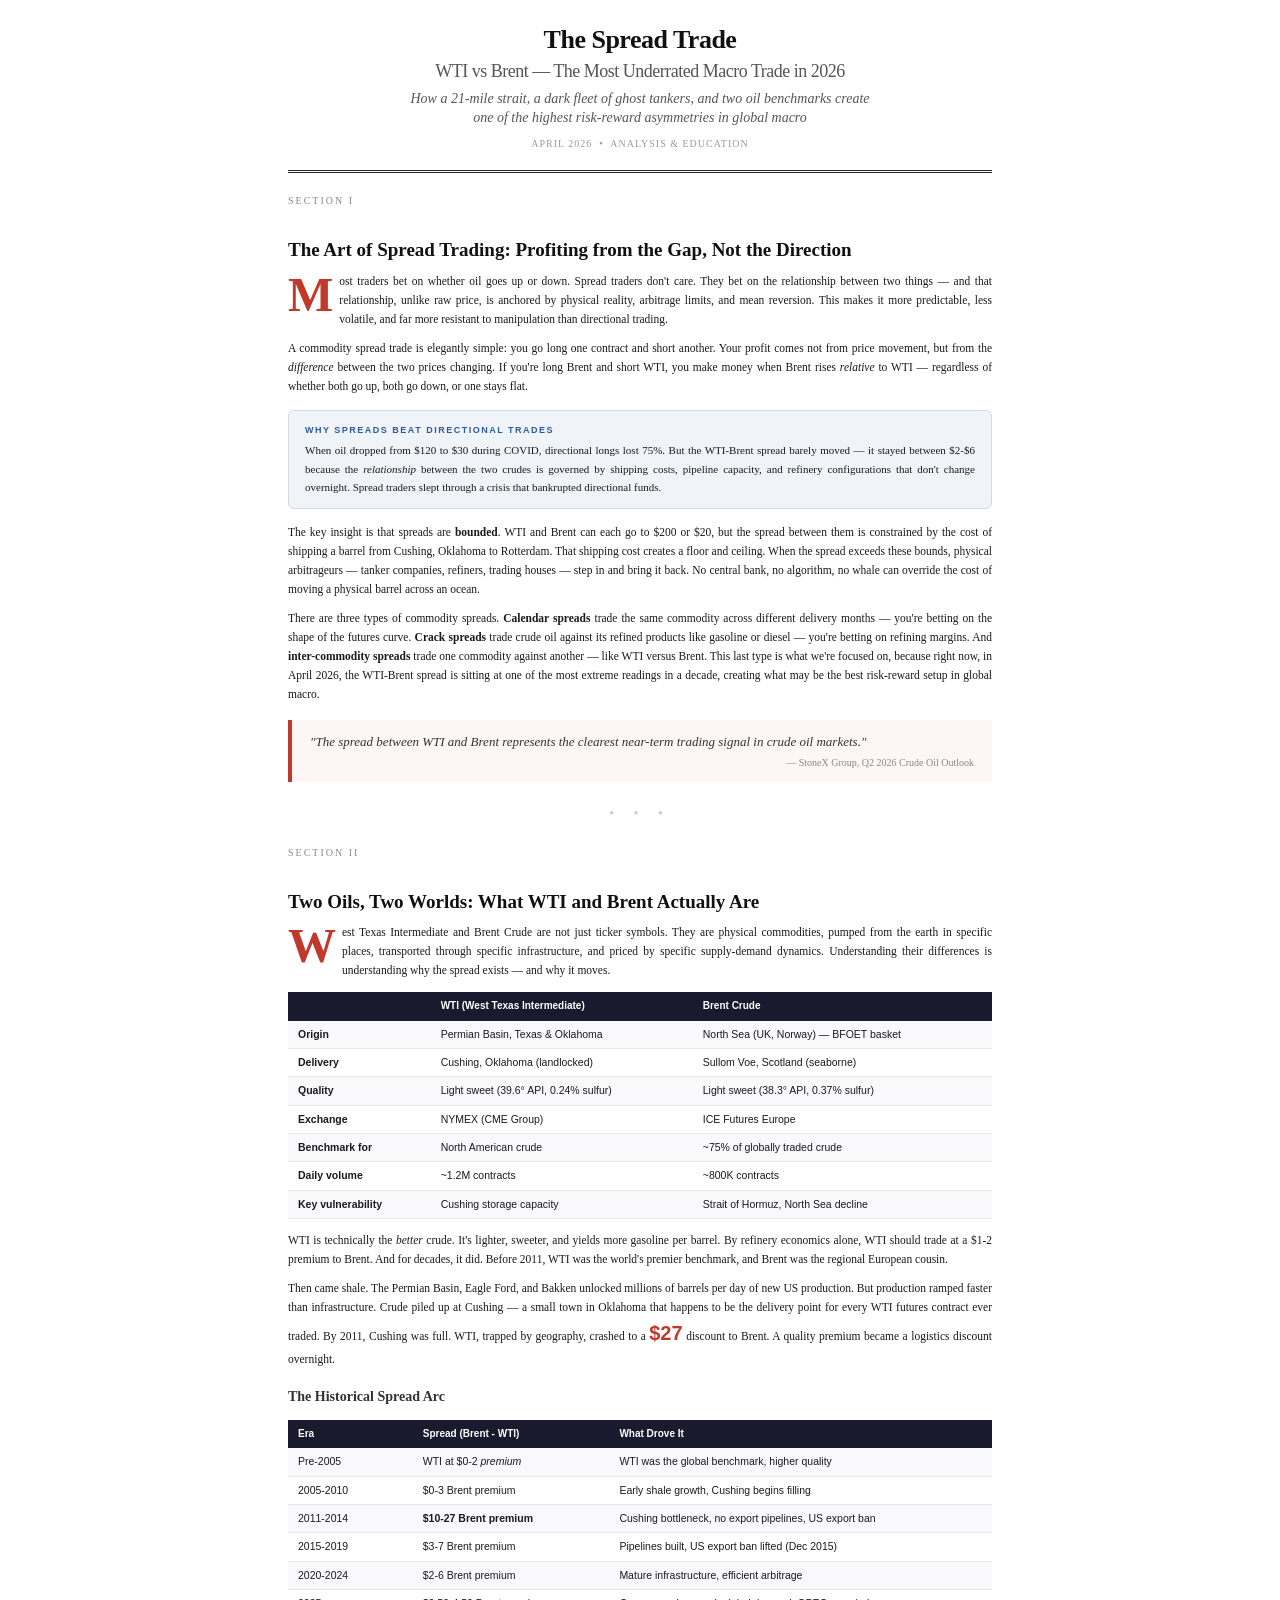
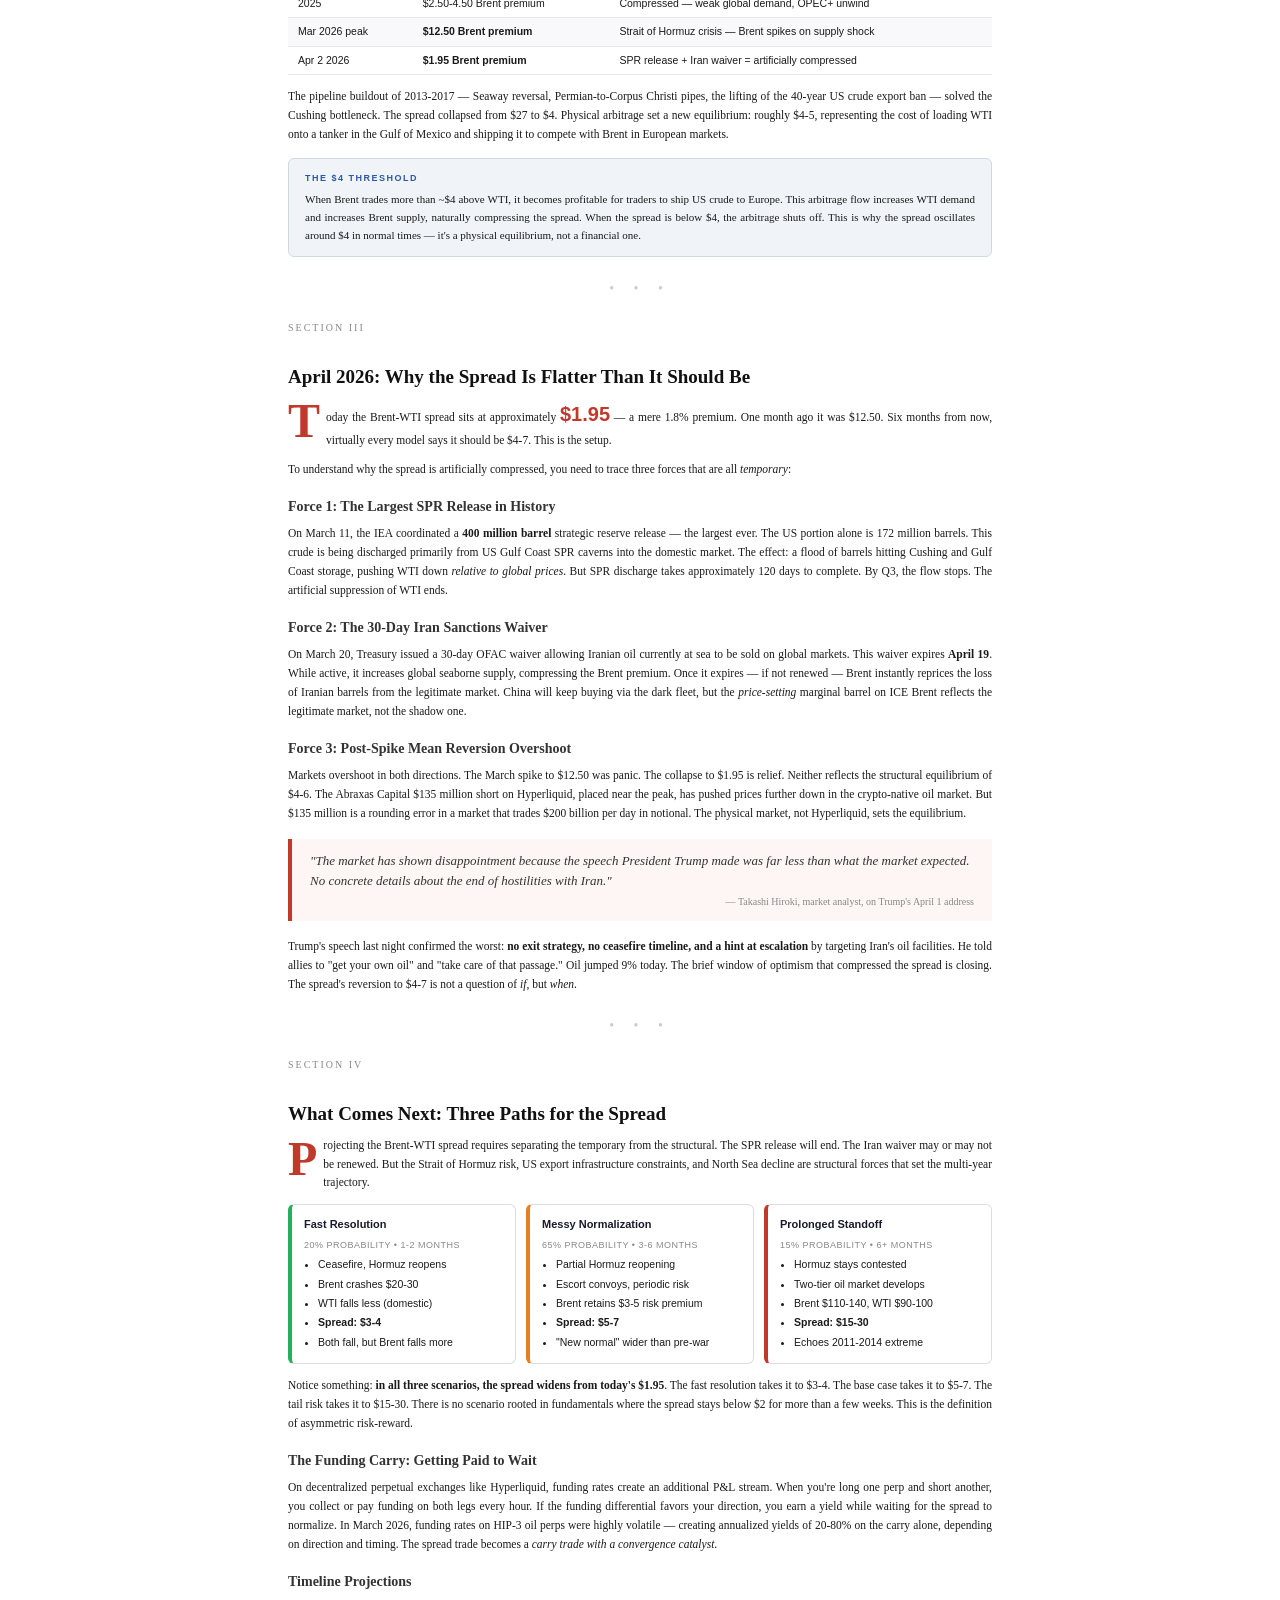
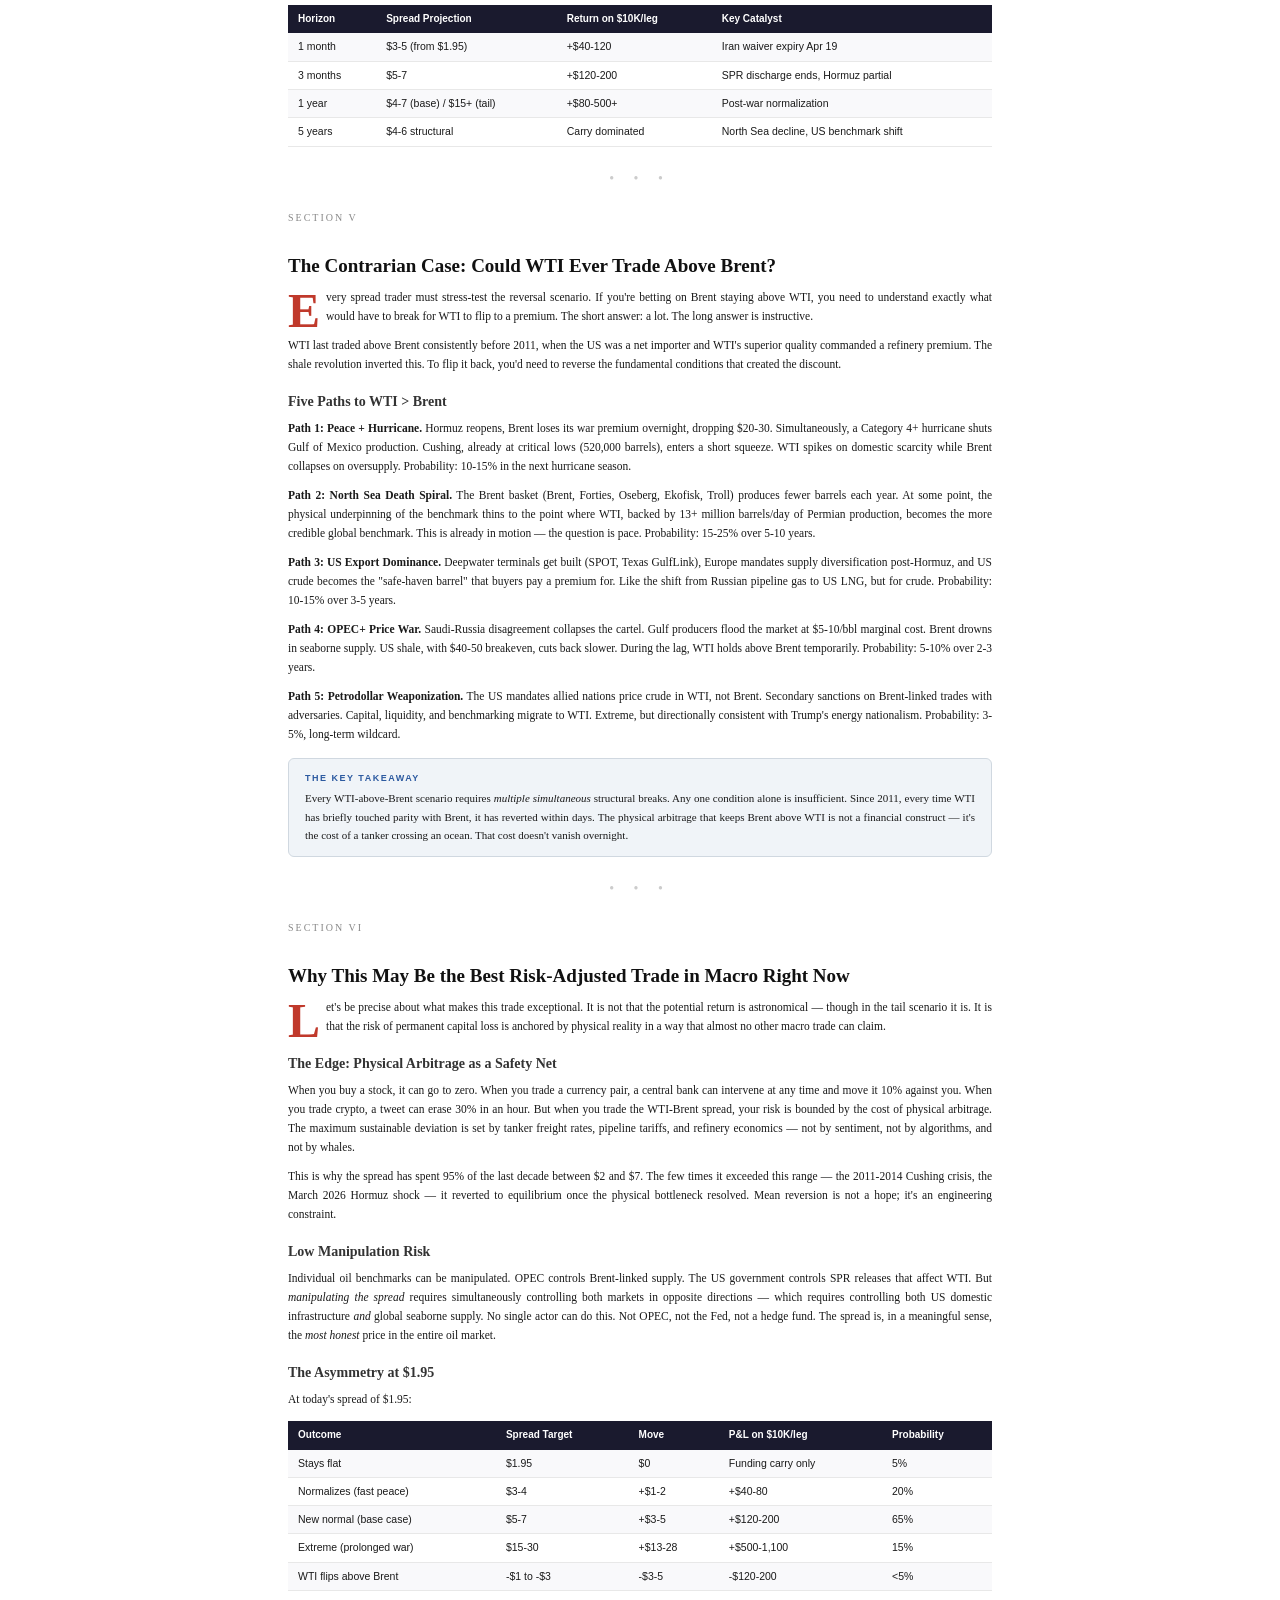
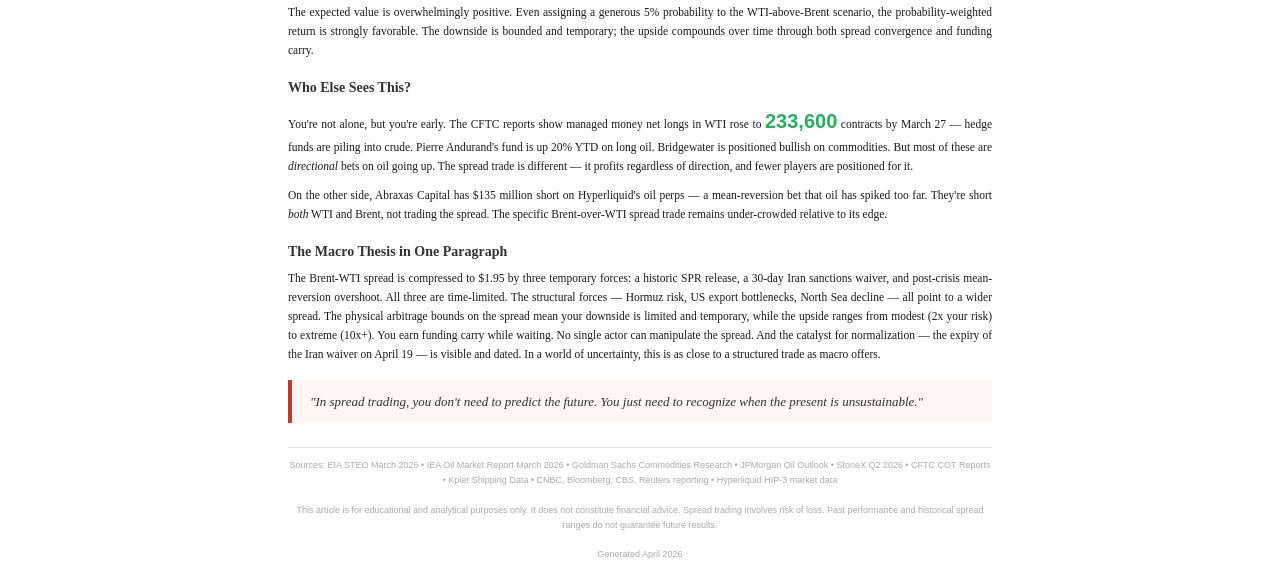
<file: reports/wti_brent_spread_article.html>
<!DOCTYPE html>
<html lang="en">
<head>
<meta charset="UTF-8" />
<title>The Spread Trade: WTI vs Brent — The Most Underrated Macro Trade in 2026</title>
<style>
  @page { margin: 18mm 15mm; size: A4; }
  * { margin: 0; padding: 0; box-sizing: border-box; }
  body {
    font-family: 'Georgia', 'Times New Roman', serif;
    color: #1a1a1a;
    background: #fff;
    font-size: 11.5px;
    line-height: 1.65;
  }
  .page { max-width: 720px; margin: 0 auto; padding: 0 8px; }

  /* Header */
  .article-header {
    text-align: center;
    padding: 24px 0 18px;
    border-bottom: 3px double #222;
    margin-bottom: 20px;
  }
  .article-header h1 {
    font-size: 26px;
    line-height: 1.2;
    color: #111;
    margin-bottom: 6px;
    font-weight: 800;
    letter-spacing: -0.5px;
  }
  .article-header .deck {
    font-size: 14px;
    color: #555;
    font-style: italic;
    max-width: 560px;
    margin: 0 auto;
    line-height: 1.4;
  }
  .article-header .byline {
    font-size: 10px;
    color: #999;
    margin-top: 8px;
    text-transform: uppercase;
    letter-spacing: 1px;
  }

  /* Sections */
  .section-num {
    font-size: 10px;
    text-transform: uppercase;
    letter-spacing: 2px;
    color: #888;
    margin-bottom: 2px;
    display: block;
  }
  h2 {
    font-size: 19px;
    color: #111;
    margin: 28px 0 10px;
    font-weight: 800;
    line-height: 1.25;
  }
  h3 {
    font-size: 14px;
    color: #333;
    margin: 16px 0 6px;
    font-weight: 700;
  }
  p { margin-bottom: 10px; text-align: justify; }

  /* Pull quotes */
  .pull-quote {
    border-left: 4px solid #c0392b;
    padding: 12px 18px;
    margin: 16px 0;
    background: #fdf6f4;
    font-size: 13px;
    font-style: italic;
    color: #333;
    line-height: 1.5;
  }
  .pull-quote .attribution {
    font-size: 10px;
    color: #888;
    font-style: normal;
    margin-top: 4px;
    text-align: right;
  }

  /* Key insight boxes */
  .insight {
    background: #f0f4f8;
    border: 1px solid #d0d8e0;
    border-radius: 6px;
    padding: 12px 16px;
    margin: 14px 0;
  }
  .insight-label {
    font-size: 9px;
    text-transform: uppercase;
    letter-spacing: 1.5px;
    color: #2c5aa0;
    font-weight: 700;
    font-family: 'Segoe UI', Arial, sans-serif;
    margin-bottom: 4px;
  }
  .insight p { margin-bottom: 0; font-size: 11px; }

  /* Tables */
  table {
    width: 100%;
    border-collapse: collapse;
    margin: 12px 0;
    font-size: 10.5px;
    font-family: 'Segoe UI', Arial, sans-serif;
  }
  th {
    background: #1a1a2e;
    color: #fff;
    padding: 6px 10px;
    text-align: left;
    font-weight: 600;
    font-size: 10px;
  }
  td {
    padding: 5px 10px;
    border-bottom: 1px solid #e8e8e8;
  }
  tr:nth-child(even) td { background: #f9f9fb; }

  /* Scenario cards */
  .scenario-row {
    display: grid;
    grid-template-columns: 1fr 1fr 1fr;
    gap: 10px;
    margin: 12px 0;
  }
  .scenario {
    border: 1px solid #ddd;
    border-radius: 6px;
    padding: 10px 12px;
    font-family: 'Segoe UI', Arial, sans-serif;
    font-size: 10.5px;
  }
  .scenario h4 {
    font-size: 11px;
    margin-bottom: 4px;
    color: #1a1a2e;
  }
  .scenario .prob {
    font-size: 9px;
    color: #888;
    text-transform: uppercase;
    letter-spacing: 0.5px;
  }
  .scenario ul { padding-left: 14px; margin: 4px 0 0; }
  .scenario li { margin-bottom: 2px; }
  .scenario.green { border-left: 4px solid #27ae60; }
  .scenario.red { border-left: 4px solid #c0392b; }
  .scenario.orange { border-left: 4px solid #e67e22; }

  /* Highlight numbers */
  .big-num {
    font-size: 20px;
    font-weight: 800;
    font-family: 'Segoe UI', Arial, sans-serif;
    color: #c0392b;
    display: inline;
  }
  .green-num { color: #27ae60; }

  /* Two column */
  .two-col { display: grid; grid-template-columns: 1fr 1fr; gap: 14px; }

  /* Lists */
  ul, ol { padding-left: 20px; margin-bottom: 10px; }
  li { margin-bottom: 4px; }

  /* Footer */
  .footer {
    margin-top: 24px;
    padding-top: 10px;
    border-top: 1px solid #ddd;
    font-size: 9px;
    color: #aaa;
    font-family: 'Segoe UI', Arial, sans-serif;
    text-align: center;
  }

  /* Separator */
  .sep {
    text-align: center;
    margin: 20px 0;
    color: #ccc;
    font-size: 14px;
    letter-spacing: 8px;
  }

  /* Drop cap */
  .drop-cap::first-letter {
    float: left;
    font-size: 48px;
    line-height: 38px;
    padding-right: 6px;
    padding-top: 4px;
    font-weight: 800;
    color: #c0392b;
  }
</style>
</head>
<body>
<div class="page">

<!-- ═══════════════════ HEADER ═══════════════════ -->
<div class="article-header">
  <h1>The Spread Trade</h1>
  <h1 style="font-size:18px; font-weight:400; color:#555; margin-top:2px;">WTI vs Brent &mdash; The Most Underrated Macro Trade in 2026</h1>
  <div class="deck">
    How a 21-mile strait, a dark fleet of ghost tankers, and two oil benchmarks create<br>
    one of the highest risk-reward asymmetries in global macro
  </div>
  <div class="byline">April 2026 &nbsp;&bull;&nbsp; Analysis &amp; Education</div>
</div>

<!-- ═══════════════════ SECTION 1 ═══════════════════ -->
<span class="section-num">Section I</span>
<h2>The Art of Spread Trading: Profiting from the Gap, Not the Direction</h2>

<p class="drop-cap">Most traders bet on whether oil goes up or down. Spread traders don't care. They bet on the relationship between two things &mdash; and that relationship, unlike raw price, is anchored by physical reality, arbitrage limits, and mean reversion. This makes it more predictable, less volatile, and far more resistant to manipulation than directional trading.</p>

<p>A commodity spread trade is elegantly simple: you go long one contract and short another. Your profit comes not from price movement, but from the <em>difference</em> between the two prices changing. If you're long Brent and short WTI, you make money when Brent rises <em>relative</em> to WTI &mdash; regardless of whether both go up, both go down, or one stays flat.</p>

<div class="insight">
  <div class="insight-label">Why Spreads Beat Directional Trades</div>
  <p>When oil dropped from $120 to $30 during COVID, directional longs lost 75%. But the WTI-Brent spread barely moved &mdash; it stayed between $2-$6 because the <em>relationship</em> between the two crudes is governed by shipping costs, pipeline capacity, and refinery configurations that don't change overnight. Spread traders slept through a crisis that bankrupted directional funds.</p>
</div>

<p>The key insight is that spreads are <strong>bounded</strong>. WTI and Brent can each go to $200 or $20, but the spread between them is constrained by the cost of shipping a barrel from Cushing, Oklahoma to Rotterdam. That shipping cost creates a floor and ceiling. When the spread exceeds these bounds, physical arbitrageurs &mdash; tanker companies, refiners, trading houses &mdash; step in and bring it back. No central bank, no algorithm, no whale can override the cost of moving a physical barrel across an ocean.</p>

<p>There are three types of commodity spreads. <strong>Calendar spreads</strong> trade the same commodity across different delivery months &mdash; you're betting on the shape of the futures curve. <strong>Crack spreads</strong> trade crude oil against its refined products like gasoline or diesel &mdash; you're betting on refining margins. And <strong>inter-commodity spreads</strong> trade one commodity against another &mdash; like WTI versus Brent. This last type is what we're focused on, because right now, in April 2026, the WTI-Brent spread is sitting at one of the most extreme readings in a decade, creating what may be the best risk-reward setup in global macro.</p>

<div class="pull-quote">
  "The spread between WTI and Brent represents the clearest near-term trading signal in crude oil markets."
  <div class="attribution">&mdash; StoneX Group, Q2 2026 Crude Oil Outlook</div>
</div>

<div class="sep">&bull; &bull; &bull;</div>

<!-- ═══════════════════ SECTION 2 ═══════════════════ -->
<span class="section-num">Section II</span>
<h2>Two Oils, Two Worlds: What WTI and Brent Actually Are</h2>

<p class="drop-cap">West Texas Intermediate and Brent Crude are not just ticker symbols. They are physical commodities, pumped from the earth in specific places, transported through specific infrastructure, and priced by specific supply-demand dynamics. Understanding their differences is understanding why the spread exists &mdash; and why it moves.</p>

<table>
  <tr><th></th><th>WTI (West Texas Intermediate)</th><th>Brent Crude</th></tr>
  <tr><td><strong>Origin</strong></td><td>Permian Basin, Texas &amp; Oklahoma</td><td>North Sea (UK, Norway) &mdash; BFOET basket</td></tr>
  <tr><td><strong>Delivery</strong></td><td>Cushing, Oklahoma (landlocked)</td><td>Sullom Voe, Scotland (seaborne)</td></tr>
  <tr><td><strong>Quality</strong></td><td>Light sweet (39.6&deg; API, 0.24% sulfur)</td><td>Light sweet (38.3&deg; API, 0.37% sulfur)</td></tr>
  <tr><td><strong>Exchange</strong></td><td>NYMEX (CME Group)</td><td>ICE Futures Europe</td></tr>
  <tr><td><strong>Benchmark for</strong></td><td>North American crude</td><td>~75% of globally traded crude</td></tr>
  <tr><td><strong>Daily volume</strong></td><td>~1.2M contracts</td><td>~800K contracts</td></tr>
  <tr><td><strong>Key vulnerability</strong></td><td>Cushing storage capacity</td><td>Strait of Hormuz, North Sea decline</td></tr>
</table>

<p>WTI is technically the <em>better</em> crude. It's lighter, sweeter, and yields more gasoline per barrel. By refinery economics alone, WTI should trade at a $1-2 premium to Brent. And for decades, it did. Before 2011, WTI was the world's premier benchmark, and Brent was the regional European cousin.</p>

<p>Then came shale. The Permian Basin, Eagle Ford, and Bakken unlocked millions of barrels per day of new US production. But production ramped faster than infrastructure. Crude piled up at Cushing &mdash; a small town in Oklahoma that happens to be the delivery point for every WTI futures contract ever traded. By 2011, Cushing was full. WTI, trapped by geography, crashed to a <span class="big-num">$27</span> discount to Brent. A quality premium became a logistics discount overnight.</p>

<h3>The Historical Spread Arc</h3>

<table>
  <tr><th>Era</th><th>Spread (Brent - WTI)</th><th>What Drove It</th></tr>
  <tr><td>Pre-2005</td><td>WTI at $0-2 <em>premium</em></td><td>WTI was the global benchmark, higher quality</td></tr>
  <tr><td>2005-2010</td><td>$0-3 Brent premium</td><td>Early shale growth, Cushing begins filling</td></tr>
  <tr><td>2011-2014</td><td><strong>$10-27 Brent premium</strong></td><td>Cushing bottleneck, no export pipelines, US export ban</td></tr>
  <tr><td>2015-2019</td><td>$3-7 Brent premium</td><td>Pipelines built, US export ban lifted (Dec 2015)</td></tr>
  <tr><td>2020-2024</td><td>$2-6 Brent premium</td><td>Mature infrastructure, efficient arbitrage</td></tr>
  <tr><td>2025</td><td>$2.50-4.50 Brent premium</td><td>Compressed &mdash; weak global demand, OPEC+ unwind</td></tr>
  <tr><td>Mar 2026 peak</td><td><strong>$12.50 Brent premium</strong></td><td>Strait of Hormuz crisis &mdash; Brent spikes on supply shock</td></tr>
  <tr><td>Apr 2 2026</td><td><strong>$1.95 Brent premium</strong></td><td>SPR release + Iran waiver = artificially compressed</td></tr>
</table>

<p>The pipeline buildout of 2013-2017 &mdash; Seaway reversal, Permian-to-Corpus Christi pipes, the lifting of the 40-year US crude export ban &mdash; solved the Cushing bottleneck. The spread collapsed from $27 to $4. Physical arbitrage set a new equilibrium: roughly $4-5, representing the cost of loading WTI onto a tanker in the Gulf of Mexico and shipping it to compete with Brent in European markets.</p>

<div class="insight">
  <div class="insight-label">The $4 Threshold</div>
  <p>When Brent trades more than ~$4 above WTI, it becomes profitable for traders to ship US crude to Europe. This arbitrage flow increases WTI demand and increases Brent supply, naturally compressing the spread. When the spread is below $4, the arbitrage shuts off. This is why the spread oscillates around $4 in normal times &mdash; it's a physical equilibrium, not a financial one.</p>
</div>

<div class="sep">&bull; &bull; &bull;</div>

<!-- ═══════════════════ SECTION 3 ═══════════════════ -->
<span class="section-num">Section III</span>
<h2>April 2026: Why the Spread Is Flatter Than It Should Be</h2>

<p class="drop-cap">Today the Brent-WTI spread sits at approximately <span class="big-num">$1.95</span> &mdash; a mere 1.8% premium. One month ago it was $12.50. Six months from now, virtually every model says it should be $4-7. This is the setup.</p>

<p>To understand why the spread is artificially compressed, you need to trace three forces that are all <em>temporary</em>:</p>

<h3>Force 1: The Largest SPR Release in History</h3>
<p>On March 11, the IEA coordinated a <strong>400 million barrel</strong> strategic reserve release &mdash; the largest ever. The US portion alone is 172 million barrels. This crude is being discharged primarily from US Gulf Coast SPR caverns into the domestic market. The effect: a flood of barrels hitting Cushing and Gulf Coast storage, pushing WTI down <em>relative to global prices</em>. But SPR discharge takes approximately 120 days to complete. By Q3, the flow stops. The artificial suppression of WTI ends.</p>

<h3>Force 2: The 30-Day Iran Sanctions Waiver</h3>
<p>On March 20, Treasury issued a 30-day OFAC waiver allowing Iranian oil currently at sea to be sold on global markets. This waiver expires <strong>April 19</strong>. While active, it increases global seaborne supply, compressing the Brent premium. Once it expires &mdash; if not renewed &mdash; Brent instantly reprices the loss of Iranian barrels from the legitimate market. China will keep buying via the dark fleet, but the <em>price-setting</em> marginal barrel on ICE Brent reflects the legitimate market, not the shadow one.</p>

<h3>Force 3: Post-Spike Mean Reversion Overshoot</h3>
<p>Markets overshoot in both directions. The March spike to $12.50 was panic. The collapse to $1.95 is relief. Neither reflects the structural equilibrium of $4-6. The Abraxas Capital $135 million short on Hyperliquid, placed near the peak, has pushed prices further down in the crypto-native oil market. But $135 million is a rounding error in a market that trades $200 billion per day in notional. The physical market, not Hyperliquid, sets the equilibrium.</p>

<div class="pull-quote">
  "The market has shown disappointment because the speech President Trump made was far less than what the market expected. No concrete details about the end of hostilities with Iran."
  <div class="attribution">&mdash; Takashi Hiroki, market analyst, on Trump's April 1 address</div>
</div>

<p>Trump's speech last night confirmed the worst: <strong>no exit strategy, no ceasefire timeline, and a hint at escalation</strong> by targeting Iran's oil facilities. He told allies to "get your own oil" and "take care of that passage." Oil jumped 9% today. The brief window of optimism that compressed the spread is closing. The spread's reversion to $4-7 is not a question of <em>if</em>, but <em>when</em>.</p>

<div class="sep">&bull; &bull; &bull;</div>

<!-- ═══════════════════ SECTION 4 ═══════════════════ -->
<span class="section-num">Section IV</span>
<h2>What Comes Next: Three Paths for the Spread</h2>

<p class="drop-cap">Projecting the Brent-WTI spread requires separating the temporary from the structural. The SPR release will end. The Iran waiver may or may not be renewed. But the Strait of Hormuz risk, US export infrastructure constraints, and North Sea decline are structural forces that set the multi-year trajectory.</p>

<div class="scenario-row">
  <div class="scenario green">
    <h4>Fast Resolution</h4>
    <div class="prob">20% probability &bull; 1-2 months</div>
    <ul>
      <li>Ceasefire, Hormuz reopens</li>
      <li>Brent crashes $20-30</li>
      <li>WTI falls less (domestic)</li>
      <li><strong>Spread: $3-4</strong></li>
      <li>Both fall, but Brent falls more</li>
    </ul>
  </div>
  <div class="scenario orange">
    <h4>Messy Normalization</h4>
    <div class="prob">65% probability &bull; 3-6 months</div>
    <ul>
      <li>Partial Hormuz reopening</li>
      <li>Escort convoys, periodic risk</li>
      <li>Brent retains $3-5 risk premium</li>
      <li><strong>Spread: $5-7</strong></li>
      <li>"New normal" wider than pre-war</li>
    </ul>
  </div>
  <div class="scenario red">
    <h4>Prolonged Standoff</h4>
    <div class="prob">15% probability &bull; 6+ months</div>
    <ul>
      <li>Hormuz stays contested</li>
      <li>Two-tier oil market develops</li>
      <li>Brent $110-140, WTI $90-100</li>
      <li><strong>Spread: $15-30</strong></li>
      <li>Echoes 2011-2014 extreme</li>
    </ul>
  </div>
</div>

<p>Notice something: <strong>in all three scenarios, the spread widens from today's $1.95</strong>. The fast resolution takes it to $3-4. The base case takes it to $5-7. The tail risk takes it to $15-30. There is no scenario rooted in fundamentals where the spread stays below $2 for more than a few weeks. This is the definition of asymmetric risk-reward.</p>

<h3>The Funding Carry: Getting Paid to Wait</h3>

<p>On decentralized perpetual exchanges like Hyperliquid, funding rates create an additional P&L stream. When you're long one perp and short another, you collect or pay funding on both legs every hour. If the funding differential favors your direction, you earn a yield while waiting for the spread to normalize. In March 2026, funding rates on HIP-3 oil perps were highly volatile &mdash; creating annualized yields of 20-80% on the carry alone, depending on direction and timing. The spread trade becomes a <em>carry trade with a convergence catalyst</em>.</p>

<h3>Timeline Projections</h3>

<table>
  <tr><th>Horizon</th><th>Spread Projection</th><th>Return on $10K/leg</th><th>Key Catalyst</th></tr>
  <tr><td>1 month</td><td>$3-5 (from $1.95)</td><td>+$40-120</td><td>Iran waiver expiry Apr 19</td></tr>
  <tr><td>3 months</td><td>$5-7</td><td>+$120-200</td><td>SPR discharge ends, Hormuz partial</td></tr>
  <tr><td>1 year</td><td>$4-7 (base) / $15+ (tail)</td><td>+$80-500+</td><td>Post-war normalization</td></tr>
  <tr><td>5 years</td><td>$4-6 structural</td><td>Carry dominated</td><td>North Sea decline, US benchmark shift</td></tr>
</table>

<div class="sep">&bull; &bull; &bull;</div>

<!-- ═══════════════════ SECTION 5 ═══════════════════ -->
<span class="section-num">Section V</span>
<h2>The Contrarian Case: Could WTI Ever Trade Above Brent?</h2>

<p class="drop-cap">Every spread trader must stress-test the reversal scenario. If you're betting on Brent staying above WTI, you need to understand exactly what would have to break for WTI to flip to a premium. The short answer: a lot. The long answer is instructive.</p>

<p>WTI last traded above Brent consistently before 2011, when the US was a net importer and WTI's superior quality commanded a refinery premium. The shale revolution inverted this. To flip it back, you'd need to reverse the fundamental conditions that created the discount.</p>

<h3>Five Paths to WTI &gt; Brent</h3>

<p><strong>Path 1: Peace + Hurricane.</strong> Hormuz reopens, Brent loses its war premium overnight, dropping $20-30. Simultaneously, a Category 4+ hurricane shuts Gulf of Mexico production. Cushing, already at critical lows (520,000 barrels), enters a short squeeze. WTI spikes on domestic scarcity while Brent collapses on oversupply. Probability: 10-15% in the next hurricane season.</p>

<p><strong>Path 2: North Sea Death Spiral.</strong> The Brent basket (Brent, Forties, Oseberg, Ekofisk, Troll) produces fewer barrels each year. At some point, the physical underpinning of the benchmark thins to the point where WTI, backed by 13+ million barrels/day of Permian production, becomes the more credible global benchmark. This is already in motion &mdash; the question is pace. Probability: 15-25% over 5-10 years.</p>

<p><strong>Path 3: US Export Dominance.</strong> Deepwater terminals get built (SPOT, Texas GulfLink), Europe mandates supply diversification post-Hormuz, and US crude becomes the "safe-haven barrel" that buyers pay a premium for. Like the shift from Russian pipeline gas to US LNG, but for crude. Probability: 10-15% over 3-5 years.</p>

<p><strong>Path 4: OPEC+ Price War.</strong> Saudi-Russia disagreement collapses the cartel. Gulf producers flood the market at $5-10/bbl marginal cost. Brent drowns in seaborne supply. US shale, with $40-50 breakeven, cuts back slower. During the lag, WTI holds above Brent temporarily. Probability: 5-10% over 2-3 years.</p>

<p><strong>Path 5: Petrodollar Weaponization.</strong> The US mandates allied nations price crude in WTI, not Brent. Secondary sanctions on Brent-linked trades with adversaries. Capital, liquidity, and benchmarking migrate to WTI. Extreme, but directionally consistent with Trump's energy nationalism. Probability: 3-5%, long-term wildcard.</p>

<div class="insight">
  <div class="insight-label">The Key Takeaway</div>
  <p>Every WTI-above-Brent scenario requires <em>multiple simultaneous</em> structural breaks. Any one condition alone is insufficient. Since 2011, every time WTI has briefly touched parity with Brent, it has reverted within days. The physical arbitrage that keeps Brent above WTI is not a financial construct &mdash; it's the cost of a tanker crossing an ocean. That cost doesn't vanish overnight.</p>
</div>

<div class="sep">&bull; &bull; &bull;</div>

<!-- ═══════════════════ SECTION 6 ═══════════════════ -->
<span class="section-num">Section VI</span>
<h2>Why This May Be the Best Risk-Adjusted Trade in Macro Right Now</h2>

<p class="drop-cap">Let's be precise about what makes this trade exceptional. It is not that the potential return is astronomical &mdash; though in the tail scenario it is. It is that the risk of permanent capital loss is anchored by physical reality in a way that almost no other macro trade can claim.</p>

<h3>The Edge: Physical Arbitrage as a Safety Net</h3>

<p>When you buy a stock, it can go to zero. When you trade a currency pair, a central bank can intervene at any time and move it 10% against you. When you trade crypto, a tweet can erase 30% in an hour. But when you trade the WTI-Brent spread, your risk is bounded by the cost of physical arbitrage. The maximum sustainable deviation is set by tanker freight rates, pipeline tariffs, and refinery economics &mdash; not by sentiment, not by algorithms, and not by whales.</p>

<p>This is why the spread has spent 95% of the last decade between $2 and $7. The few times it exceeded this range &mdash; the 2011-2014 Cushing crisis, the March 2026 Hormuz shock &mdash; it reverted to equilibrium once the physical bottleneck resolved. Mean reversion is not a hope; it's an engineering constraint.</p>

<h3>Low Manipulation Risk</h3>

<p>Individual oil benchmarks can be manipulated. OPEC controls Brent-linked supply. The US government controls SPR releases that affect WTI. But <em>manipulating the spread</em> requires simultaneously controlling both markets in opposite directions &mdash; which requires controlling both US domestic infrastructure <em>and</em> global seaborne supply. No single actor can do this. Not OPEC, not the Fed, not a hedge fund. The spread is, in a meaningful sense, the <em>most honest</em> price in the entire oil market.</p>

<h3>The Asymmetry at $1.95</h3>

<p>At today's spread of $1.95:</p>

<table>
  <tr><th>Outcome</th><th>Spread Target</th><th>Move</th><th>P&amp;L on $10K/leg</th><th>Probability</th></tr>
  <tr><td>Stays flat</td><td>$1.95</td><td>$0</td><td>Funding carry only</td><td>5%</td></tr>
  <tr><td>Normalizes (fast peace)</td><td>$3-4</td><td>+$1-2</td><td>+$40-80</td><td>20%</td></tr>
  <tr><td>New normal (base case)</td><td>$5-7</td><td>+$3-5</td><td>+$120-200</td><td>65%</td></tr>
  <tr><td>Extreme (prolonged war)</td><td>$15-30</td><td>+$13-28</td><td>+$500-1,100</td><td>15%</td></tr>
  <tr><td>WTI flips above Brent</td><td>-$1 to -$3</td><td>-$3-5</td><td>-$120-200</td><td>&lt;5%</td></tr>
</table>

<p>The expected value is overwhelmingly positive. Even assigning a generous 5% probability to the WTI-above-Brent scenario, the probability-weighted return is strongly favorable. The downside is bounded and temporary; the upside compounds over time through both spread convergence and funding carry.</p>

<h3>Who Else Sees This?</h3>

<p>You're not alone, but you're early. The CFTC reports show managed money net longs in WTI rose to <span class="big-num green-num">233,600</span> contracts by March 27 &mdash; hedge funds are piling into crude. Pierre Andurand's fund is up 20% YTD on long oil. Bridgewater is positioned bullish on commodities. But most of these are <em>directional</em> bets on oil going up. The spread trade is different &mdash; it profits regardless of direction, and fewer players are positioned for it.</p>

<p>On the other side, Abraxas Capital has $135 million short on Hyperliquid's oil perps &mdash; a mean-reversion bet that oil has spiked too far. They're short <em>both</em> WTI and Brent, not trading the spread. The specific Brent-over-WTI spread trade remains under-crowded relative to its edge.</p>

<h3>The Macro Thesis in One Paragraph</h3>

<p>The Brent-WTI spread is compressed to $1.95 by three temporary forces: a historic SPR release, a 30-day Iran sanctions waiver, and post-crisis mean-reversion overshoot. All three are time-limited. The structural forces &mdash; Hormuz risk, US export bottlenecks, North Sea decline &mdash; all point to a wider spread. The physical arbitrage bounds on the spread mean your downside is limited and temporary, while the upside ranges from modest (2x your risk) to extreme (10x+). You earn funding carry while waiting. No single actor can manipulate the spread. And the catalyst for normalization &mdash; the expiry of the Iran waiver on April 19 &mdash; is visible and dated. In a world of uncertainty, this is as close to a structured trade as macro offers.</p>

<div class="pull-quote">
  "In spread trading, you don't need to predict the future. You just need to recognize when the present is unsustainable."
</div>

<div class="footer">
  Sources: EIA STEO March 2026 &bull; IEA Oil Market Report March 2026 &bull; Goldman Sachs Commodities Research &bull; JPMorgan Oil Outlook &bull; StoneX Q2 2026 &bull; CFTC COT Reports &bull; Kpler Shipping Data &bull; CNBC, Bloomberg, CBS, Reuters reporting &bull; Hyperliquid HIP-3 market data
  <br><br>
  This article is for educational and analytical purposes only. It does not constitute financial advice. Spread trading involves risk of loss. Past performance and historical spread ranges do not guarantee future results.
  <br><br>
  Generated April 2026
</div>

</div>
</body>
</html>
</file>
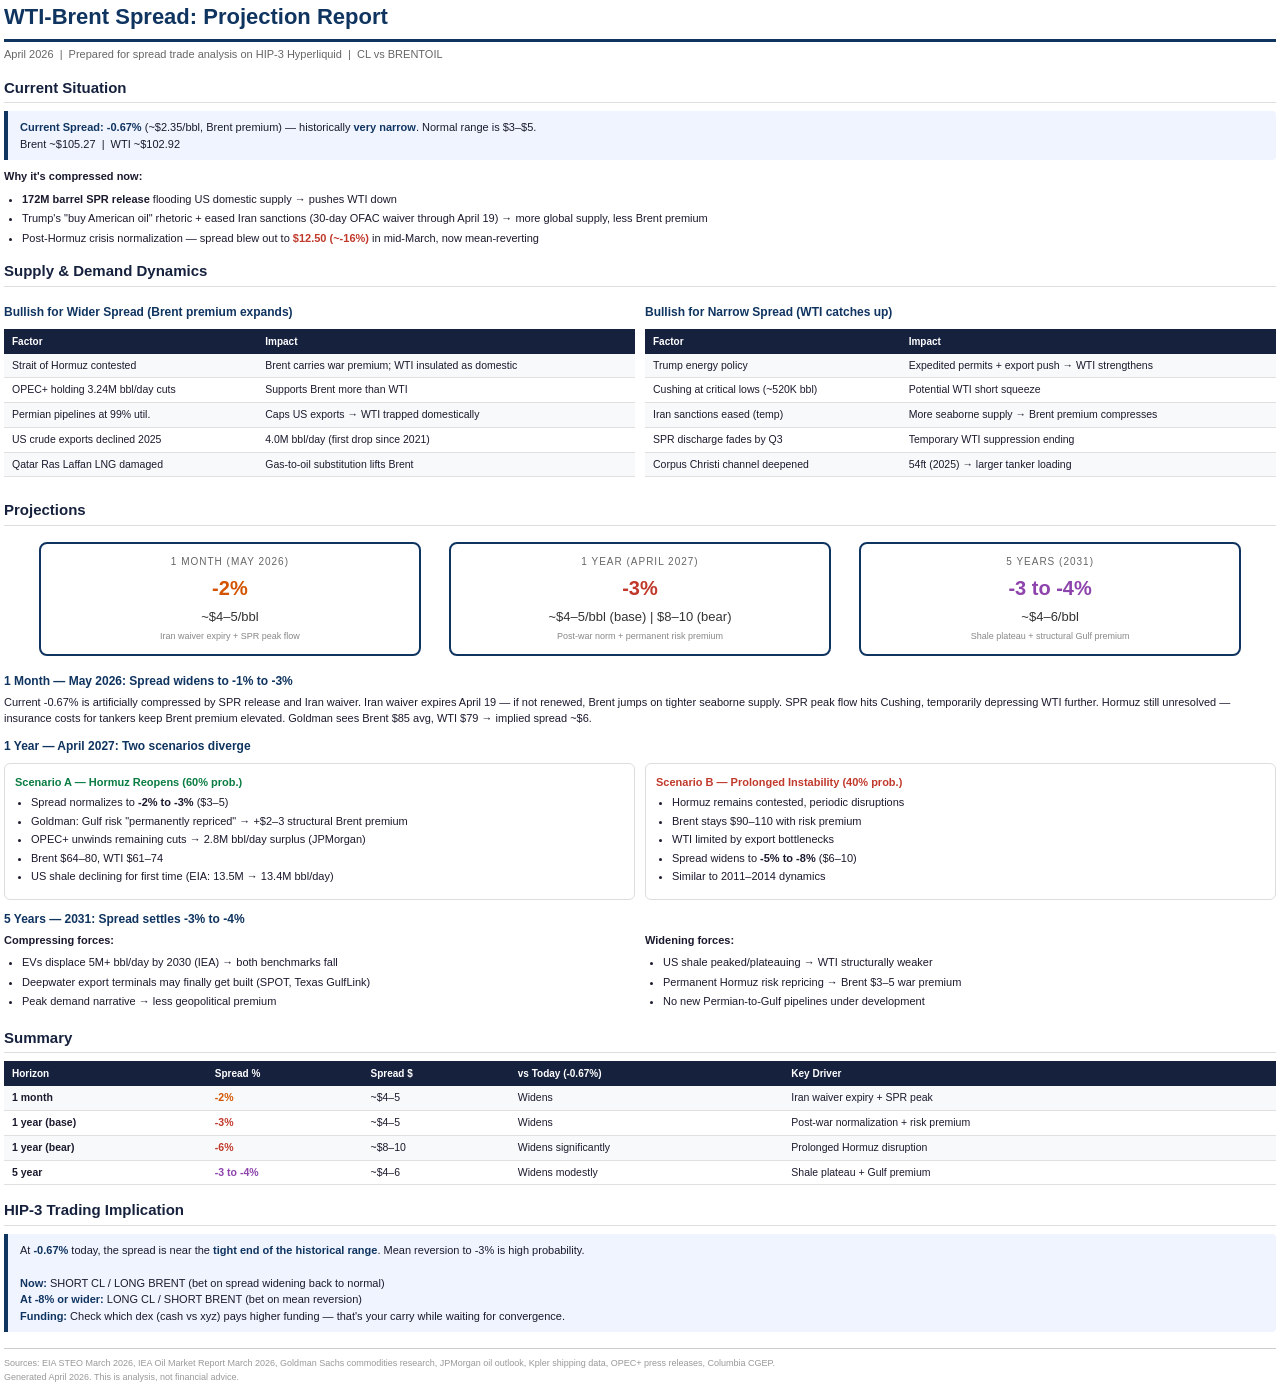
<file: reports/wti_brent_spread_report.html>
<!DOCTYPE html>
<html lang="en">
<head>
<meta charset="UTF-8" />
<title>WTI-Brent Spread: Projection Report (April 2026)</title>
<style>
  @page { margin: 20mm 16mm; size: A4; }
  * { margin: 0; padding: 0; box-sizing: border-box; }
  body {
    font-family: 'Segoe UI', Arial, Helvetica, sans-serif;
    color: #1a1a2e;
    background: #fff;
    font-size: 11px;
    line-height: 1.5;
    padding: 0;
  }
  .page { padding: 0 4px; }
  h1 {
    font-size: 22px;
    color: #0f3460;
    border-bottom: 3px solid #0f3460;
    padding-bottom: 6px;
    margin-bottom: 4px;
  }
  .subtitle {
    font-size: 11px;
    color: #666;
    margin-bottom: 14px;
  }
  h2 {
    font-size: 15px;
    color: #16213e;
    margin: 14px 0 6px;
    border-bottom: 1px solid #ddd;
    padding-bottom: 3px;
  }
  h3 {
    font-size: 12px;
    color: #0f3460;
    margin: 10px 0 4px;
  }
  p { margin-bottom: 6px; }
  .highlight-box {
    background: #f0f4ff;
    border-left: 4px solid #0f3460;
    padding: 8px 12px;
    margin: 8px 0;
    border-radius: 0 4px 4px 0;
  }
  .highlight-box strong { color: #0f3460; }
  .green { color: #0a7c42; font-weight: 700; }
  .red { color: #c0392b; font-weight: 700; }
  .orange { color: #d35400; font-weight: 700; }
  table {
    width: 100%;
    border-collapse: collapse;
    margin: 8px 0;
    font-size: 10.5px;
  }
  th {
    background: #16213e;
    color: #fff;
    padding: 5px 8px;
    text-align: left;
    font-weight: 600;
    font-size: 10px;
  }
  td {
    padding: 4px 8px;
    border-bottom: 1px solid #e0e0e0;
  }
  tr:nth-child(even) td { background: #f8f9fa; }
  .scenario-grid {
    display: grid;
    grid-template-columns: 1fr 1fr;
    gap: 10px;
    margin: 8px 0;
  }
  .scenario-box {
    border: 1px solid #ddd;
    border-radius: 6px;
    padding: 10px;
  }
  .scenario-box h4 {
    font-size: 11px;
    margin-bottom: 4px;
    color: #16213e;
  }
  .scenario-box ul { padding-left: 16px; margin: 4px 0; }
  .scenario-box li { margin-bottom: 2px; }
  .projection-card {
    display: inline-block;
    width: 30%;
    vertical-align: top;
    border: 2px solid #0f3460;
    border-radius: 8px;
    padding: 10px;
    margin: 4px 1%;
    text-align: center;
  }
  .projection-card .horizon {
    font-size: 10px;
    text-transform: uppercase;
    letter-spacing: 1px;
    color: #666;
  }
  .projection-card .spread {
    font-size: 20px;
    font-weight: 800;
    color: #0f3460;
    margin: 4px 0;
  }
  .projection-card .dollar {
    font-size: 13px;
    color: #333;
  }
  .projection-card .driver {
    font-size: 9px;
    color: #888;
    margin-top: 4px;
  }
  .summary-table td:first-child { font-weight: 700; }
  .footer {
    margin-top: 16px;
    padding-top: 8px;
    border-top: 1px solid #ccc;
    font-size: 9px;
    color: #999;
  }
  .two-col { display: grid; grid-template-columns: 1fr 1fr; gap: 10px; }
  ul { padding-left: 18px; }
  li { margin-bottom: 3px; }
</style>
</head>
<body>
<div class="page">

<h1>WTI-Brent Spread: Projection Report</h1>
<div class="subtitle">April 2026 &nbsp;|&nbsp; Prepared for spread trade analysis on HIP-3 Hyperliquid &nbsp;|&nbsp; CL vs BRENTOIL</div>

<h2>Current Situation</h2>

<div class="highlight-box">
  <strong>Current Spread: -0.67%</strong> (~$2.35/bbl, Brent premium) &mdash; historically <strong>very narrow</strong>. Normal range is $3&ndash;$5.<br>
  Brent ~$105.27 &nbsp;|&nbsp; WTI ~$102.92
</div>

<p><strong>Why it's compressed now:</strong></p>
<ul>
  <li><strong>172M barrel SPR release</strong> flooding US domestic supply &rarr; pushes WTI down</li>
  <li>Trump's "buy American oil" rhetoric + eased Iran sanctions (30-day OFAC waiver through April 19) &rarr; more global supply, less Brent premium</li>
  <li>Post-Hormuz crisis normalization &mdash; spread blew out to <span class="red">$12.50 (~-16%)</span> in mid-March, now mean-reverting</li>
</ul>

<h2>Supply &amp; Demand Dynamics</h2>

<div class="two-col">
  <div>
    <h3>Bullish for Wider Spread (Brent premium expands)</h3>
    <table>
      <tr><th>Factor</th><th>Impact</th></tr>
      <tr><td>Strait of Hormuz contested</td><td>Brent carries war premium; WTI insulated as domestic</td></tr>
      <tr><td>OPEC+ holding 3.24M bbl/day cuts</td><td>Supports Brent more than WTI</td></tr>
      <tr><td>Permian pipelines at 99% util.</td><td>Caps US exports &rarr; WTI trapped domestically</td></tr>
      <tr><td>US crude exports declined 2025</td><td>4.0M bbl/day (first drop since 2021)</td></tr>
      <tr><td>Qatar Ras Laffan LNG damaged</td><td>Gas-to-oil substitution lifts Brent</td></tr>
    </table>
  </div>
  <div>
    <h3>Bullish for Narrow Spread (WTI catches up)</h3>
    <table>
      <tr><th>Factor</th><th>Impact</th></tr>
      <tr><td>Trump energy policy</td><td>Expedited permits + export push &rarr; WTI strengthens</td></tr>
      <tr><td>Cushing at critical lows (~520K bbl)</td><td>Potential WTI short squeeze</td></tr>
      <tr><td>Iran sanctions eased (temp)</td><td>More seaborne supply &rarr; Brent premium compresses</td></tr>
      <tr><td>SPR discharge fades by Q3</td><td>Temporary WTI suppression ending</td></tr>
      <tr><td>Corpus Christi channel deepened</td><td>54ft (2025) &rarr; larger tanker loading</td></tr>
    </table>
  </div>
</div>

<h2>Projections</h2>

<div style="text-align:center; margin: 12px 0;">
  <div class="projection-card">
    <div class="horizon">1 Month (May 2026)</div>
    <div class="spread" style="color:#d35400;">-2%</div>
    <div class="dollar">~$4&ndash;5/bbl</div>
    <div class="driver">Iran waiver expiry + SPR peak flow</div>
  </div>
  <div class="projection-card">
    <div class="horizon">1 Year (April 2027)</div>
    <div class="spread" style="color:#c0392b;">-3%</div>
    <div class="dollar">~$4&ndash;5/bbl (base) | $8&ndash;10 (bear)</div>
    <div class="driver">Post-war norm + permanent risk premium</div>
  </div>
  <div class="projection-card">
    <div class="horizon">5 Years (2031)</div>
    <div class="spread" style="color:#8e44ad;">-3 to -4%</div>
    <div class="dollar">~$4&ndash;6/bbl</div>
    <div class="driver">Shale plateau + structural Gulf premium</div>
  </div>
</div>

<h3>1 Month &mdash; May 2026: Spread widens to -1% to -3%</h3>
<p>Current -0.67% is artificially compressed by SPR release and Iran waiver. Iran waiver expires April 19 &mdash; if not renewed, Brent jumps on tighter seaborne supply. SPR peak flow hits Cushing, temporarily depressing WTI further. Hormuz still unresolved &mdash; insurance costs for tankers keep Brent premium elevated. Goldman sees Brent $85 avg, WTI $79 &rarr; implied spread ~$6.</p>

<h3>1 Year &mdash; April 2027: Two scenarios diverge</h3>
<div class="scenario-grid">
  <div class="scenario-box">
    <h4><span class="green">Scenario A &mdash; Hormuz Reopens (60% prob.)</span></h4>
    <ul>
      <li>Spread normalizes to <strong>-2% to -3%</strong> ($3&ndash;5)</li>
      <li>Goldman: Gulf risk "permanently repriced" &rarr; +$2&ndash;3 structural Brent premium</li>
      <li>OPEC+ unwinds remaining cuts &rarr; 2.8M bbl/day surplus (JPMorgan)</li>
      <li>Brent $64&ndash;80, WTI $61&ndash;74</li>
      <li>US shale declining for first time (EIA: 13.5M &rarr; 13.4M bbl/day)</li>
    </ul>
  </div>
  <div class="scenario-box">
    <h4><span class="red">Scenario B &mdash; Prolonged Instability (40% prob.)</span></h4>
    <ul>
      <li>Hormuz remains contested, periodic disruptions</li>
      <li>Brent stays $90&ndash;110 with risk premium</li>
      <li>WTI limited by export bottlenecks</li>
      <li>Spread widens to <strong>-5% to -8%</strong> ($6&ndash;10)</li>
      <li>Similar to 2011&ndash;2014 dynamics</li>
    </ul>
  </div>
</div>

<h3>5 Years &mdash; 2031: Spread settles -3% to -4%</h3>
<div class="two-col">
  <div>
    <p><strong>Compressing forces:</strong></p>
    <ul>
      <li>EVs displace 5M+ bbl/day by 2030 (IEA) &rarr; both benchmarks fall</li>
      <li>Deepwater export terminals may finally get built (SPOT, Texas GulfLink)</li>
      <li>Peak demand narrative &rarr; less geopolitical premium</li>
    </ul>
  </div>
  <div>
    <p><strong>Widening forces:</strong></p>
    <ul>
      <li>US shale peaked/plateauing &rarr; WTI structurally weaker</li>
      <li>Permanent Hormuz risk repricing &rarr; Brent $3&ndash;5 war premium</li>
      <li>No new Permian-to-Gulf pipelines under development</li>
    </ul>
  </div>
</div>

<h2>Summary</h2>
<table class="summary-table">
  <tr><th>Horizon</th><th>Spread %</th><th>Spread $</th><th>vs Today (-0.67%)</th><th>Key Driver</th></tr>
  <tr><td>1 month</td><td class="orange">-2%</td><td>~$4&ndash;5</td><td>Widens</td><td>Iran waiver expiry + SPR peak</td></tr>
  <tr><td>1 year (base)</td><td class="red">-3%</td><td>~$4&ndash;5</td><td>Widens</td><td>Post-war normalization + risk premium</td></tr>
  <tr><td>1 year (bear)</td><td class="red">-6%</td><td>~$8&ndash;10</td><td>Widens significantly</td><td>Prolonged Hormuz disruption</td></tr>
  <tr><td>5 year</td><td style="color:#8e44ad;font-weight:700;">-3 to -4%</td><td>~$4&ndash;6</td><td>Widens modestly</td><td>Shale plateau + Gulf premium</td></tr>
</table>

<h2>HIP-3 Trading Implication</h2>
<div class="highlight-box">
  At <strong>-0.67%</strong> today, the spread is near the <strong>tight end of the historical range</strong>. Mean reversion to -3% is high probability.<br><br>
  <strong>Now:</strong> SHORT CL / LONG BRENT (bet on spread widening back to normal)<br>
  <strong>At -8% or wider:</strong> LONG CL / SHORT BRENT (bet on mean reversion)<br>
  <strong>Funding:</strong> Check which dex (cash vs xyz) pays higher funding &mdash; that's your carry while waiting for convergence.
</div>

<div class="footer">
  Sources: EIA STEO March 2026, IEA Oil Market Report March 2026, Goldman Sachs commodities research, JPMorgan oil outlook, Kpler shipping data, OPEC+ press releases, Columbia CGEP.
  <br>Generated April 2026. This is analysis, not financial advice.
</div>

</div>
</body>
</html>
</file>
